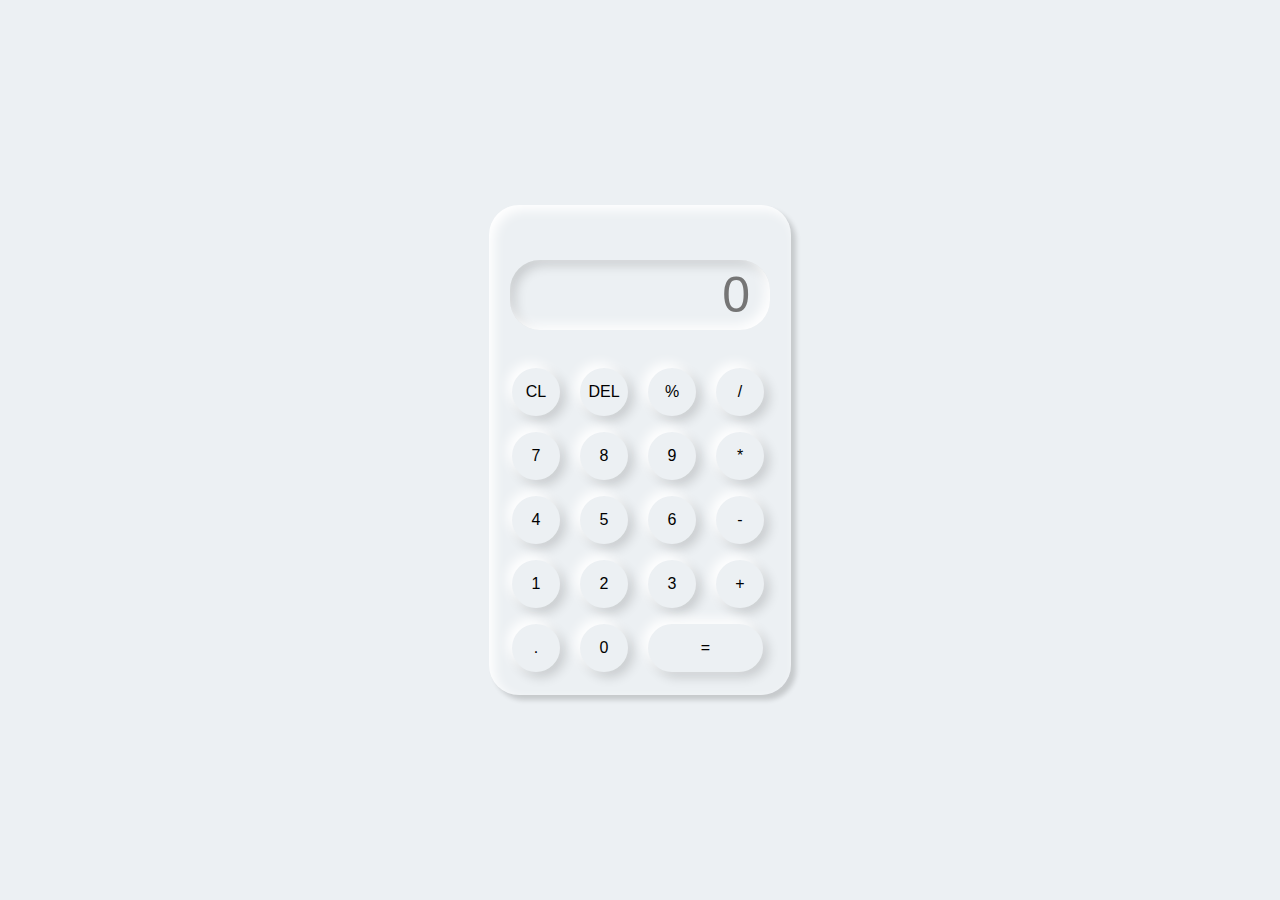
<file: index.html>
<!DOCTYPE html>
<link rel="stylesheet" href="Calculator.css">
<html lang="en">
<head>
<title>Calculator</title>
</head>
<body>
<div class="container">
<div class="calculator">
<input type="text" placeholder="0" id="outputscreen">
<button onclick="clearFunction()">CL</button>
<button onclick="deleteFunction()">DEL</button>
<button onclick="display('%')">%</button>
<button onclick="display('/')">/</button>
<button onclick="display('7')">7</button>
<button onclick="display('8')">8</button>
<button onclick="display('9')">9</button>
<button onclick="display('*')">*</button>
<button onclick="display('4')">4</button>
<button onclick="display('5')">5</button>
<button onclick="display('6')">6</button>
<button onclick="display('-')">-</button>
<button onclick="display('1')">1</button>
<button onclick="display('2')">2</button>
<button onclick="display('3')">3</button>
<button onclick="display('+')">+</button>
<button onclick="display('.')">.</button>
<button onclick="display('0')">0</button>
<button onclick="Calculate()" class="equal">=</button>
</div>
</div>
<body>
</html>

<script>
	let outputScreen = document.getElementById("outputscreen");

	function display(num){
		debugger
		outputScreen.value +=num;
	}
	function clearFunction(){
		debugger
		outputScreen.value = "";
	}
	function Calculate(){
 		try{
			outputScreen.value = eval(outputScreen.value);
		}
		catch(err){
			alert("Invalid Number");
		}
	}
	function deleteFunction(){
		outputScreen.value = outputScreen.value.slice(0,-1);
	}
	
</script>
</file>
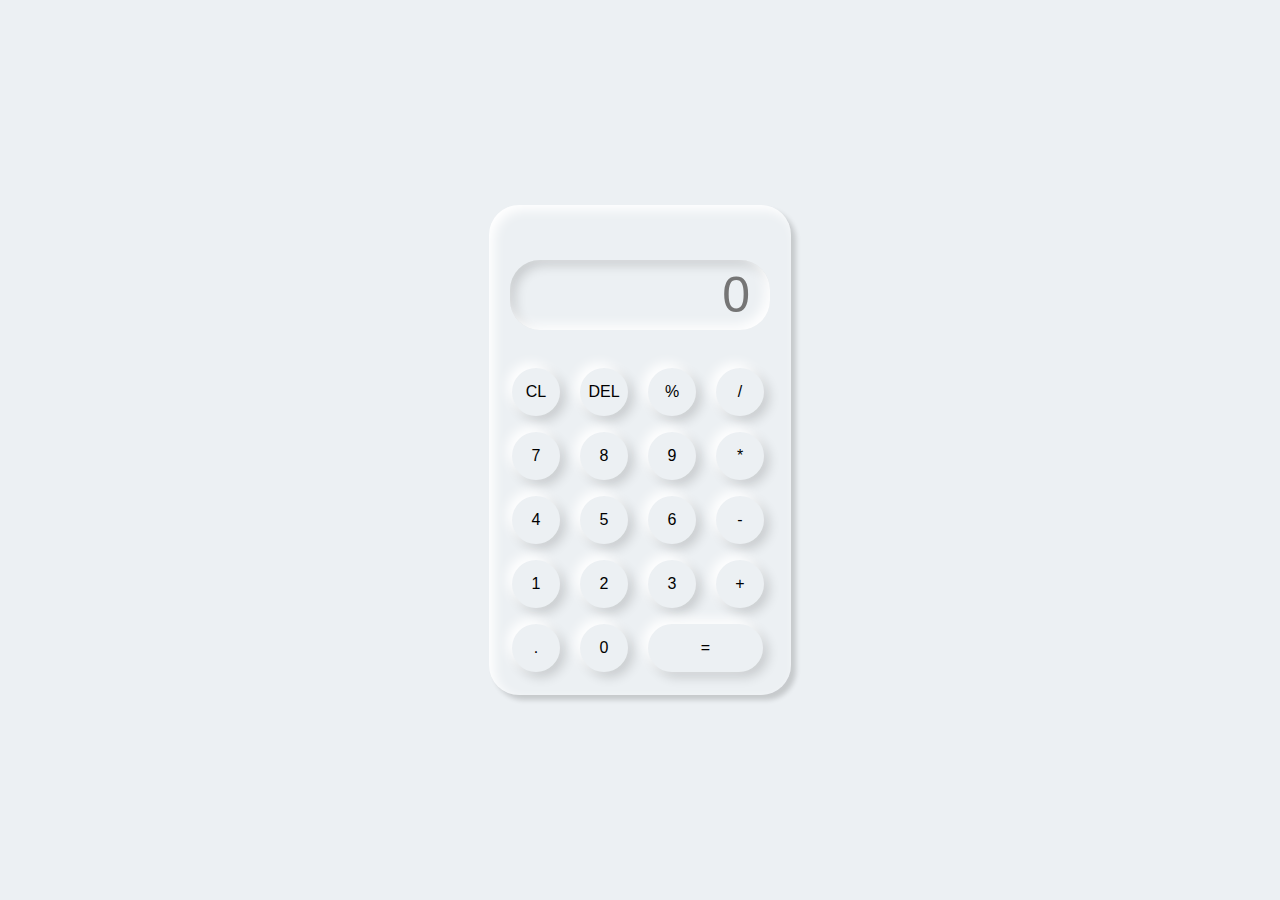
<file: Calculator.html>
<!DOCTYPE html>
<link rel="stylesheet" href="Calculator.css">
<html lang="en">
<head>
<title>Calculator</title>
</head>
<body>
<div class="container">
<div class="calculator">
<input type="text" placeholder="0" id="outputscreen">
<button onclick="clearFunction()">CL</button>
<button onclick="deleteFunction()">DEL</button>
<button onclick="display('%')">%</button>
<button onclick="display('/')">/</button>
<button onclick="display('7')">7</button>
<button onclick="display('8')">8</button>
<button onclick="display('9')">9</button>
<button onclick="display('*')">*</button>
<button onclick="display('4')">4</button>
<button onclick="display('5')">5</button>
<button onclick="display('6')">6</button>
<button onclick="display('-')">-</button>
<button onclick="display('1')">1</button>
<button onclick="display('2')">2</button>
<button onclick="display('3')">3</button>
<button onclick="display('+')">+</button>
<button onclick="display('.')">.</button>
<button onclick="display('0')">0</button>
<button onclick="Calculate()" class="equal">=</button>
</div>
</div>
<body>
</html>

<script>
	let outputScreen = document.getElementById("outputscreen");

	function display(num){
		debugger
		outputScreen.value +=num;
	}
	function clearFunction(){
		debugger
		outputScreen.value = "";
	}
	function Calculate(){
 		try{
			outputScreen.value = eval(outputScreen.value);
		}
		catch(err){
			alert("Invalid Number");
		}
	}
	function deleteFunction(){
		outputScreen.value = outputScreen.value.slice(0,-1);
	}
	
</script>
</file>
<file: Calculator.css>
*{
	margin:0;
	padding:0;
	box-sizing:border-box;
	background-color:#ecf0f3;
	font-family:sans-serif;
	outline:none;
}

.container{
	height:100vh;
	display:flex;
	display:flex;
	justify-content:center;
	align-items:center;
}

.calculator{
	background-color:#ecf0f3;
	padding:15px;
	border-radius:30px;
	box-shadow: inset 5px 5px 12px #ffffff,
			  5px 5px 5px  rgba(0,0,0,.16);
	display:grid;
	grid-template-columns: repeat(4,68px);
}

input{
	grid-column:span 4;
	height:70px;
	width:260px;
	background-color:#ecf0f3;
	box-shadow: inset -5px -5px 12px #ffffff,
		    inset 5px   5px 12px rgba(0,0,0,.16);
	border:none;
	border-radius:30px;	
	color:rgb(70,70,70);
	font-size:50px;
	text-align:end; 
	margin:auto;
	margin-top:40px;
	margin-bottom:30px;	
	padding:20px;
}

button{
	height:48px;
	width:48px;
	background-color:#ecf0f3;
	box-shadow: -5px -5px 12px #ffffff,
		    5px   5px 12px rgba(0,0,0,.16);
	border:none;
	border-radius:50%;
	margin:8px;
	font-size:16px;
}

.equal{
	width:115px;
	border-radius:40px;
	background-color:#ecf0f3;
	box-shadow: -5px -5px 12px #ffffff,
		    5px   5px 12px rgba(0,0,0,.16);
}
</file>
